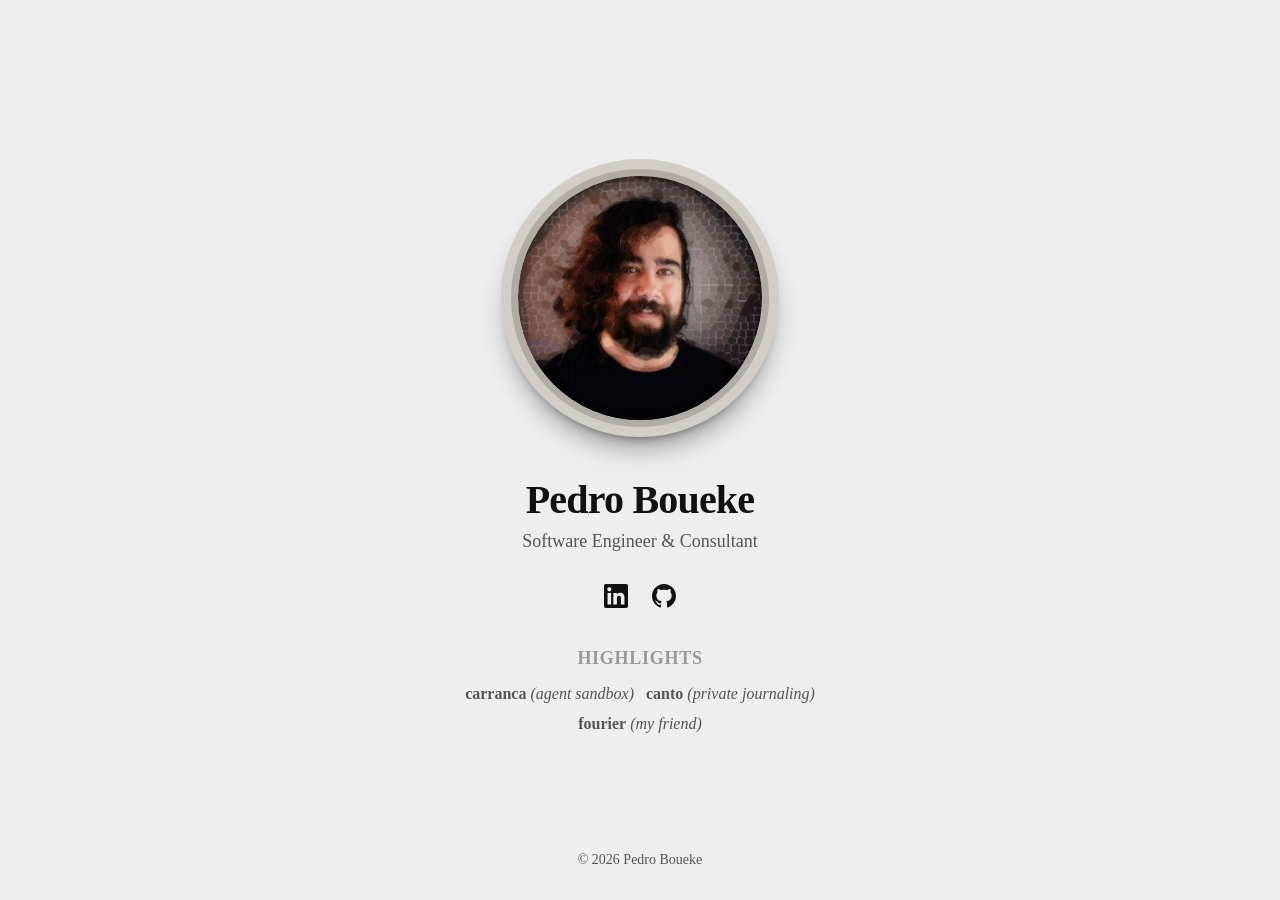
<file: index.html>
<!DOCTYPE html>
<html lang="en">
<head>
  <meta charset="UTF-8">
  <meta name="viewport" content="width=device-width, initial-scale=1.0">
  <title>Pedro Boueke</title>
  <meta name="description" content="Pedro Boueke — Software Engineer and Consultant with 10+ years of experience in banking, aeronautics, data broker, and ecommerce industries.">
  <meta name="keywords" content="software engineer, consultant, banking, aeronautics, data broker, ecommerce, Pedro Boueke">
  <meta name="author" content="Pedro Boueke">
  <meta property="og:title" content="Pedro Boueke — Software Engineer & Consultant">
  <meta property="og:description" content="Software Engineer and Consultant with 10+ years of experience in banking, aeronautics, data broker, and ecommerce industries.">
  <meta property="og:type" content="website">
  <meta property="og:site_name" content="Pedro Boueke">
  <meta name="robots" content="index,follow,max-snippet:-1,max-image-preview:large,max-video-preview:-1">
  <meta name="twitter:card" content="summary">
  <meta name="twitter:title" content="Pedro Boueke — Software Engineer & Consultant">
  <meta name="twitter:description" content="Software Engineer and Consultant with 10+ years of experience in banking, aeronautics, data broker, and ecommerce industries.">
  <script type="application/ld+json">
    {
      "@context": "https://schema.org",
      "@type": "Person",
      "name": "Pedro Boueke",
      "url": "https://pedro.boueke.com",
      "jobTitle": "Software Engineer and Consultant",
      "description": "Software Engineer and Consultant with 10+ years of experience in banking, aeronautics, data broker, and ecommerce industries.",
      "knowsAbout": ["Software Engineering", "Consulting", "Banking", "Aeronautics", "Data Broker", "Ecommerce"],
      "sameAs": [
        "https://github.com/pboueke",
        "https://www.linkedin.com/in/pedro-boueke"
      ]
    }
  </script>
  <meta name="theme-color" content="#ffffff">
  <link rel="icon" href="favicon.svg" type="image/svg+xml">
  <link rel="stylesheet" href="css/common.css">
  <link rel="stylesheet" href="css/home.css">
  <script src="js/common.js" defer></script>
  <script src="js/home.js" defer></script>
</head>
<body>
  <header>
    <div class="avatar-wrap">
      <svg class="avatar-arc-text" viewBox="0 -30 320 380" aria-hidden="true">
        <defs>
          <path id="arc" d="M 0,190 A 160,160 0 0 1 320,190" fill="none"/>
        </defs>
        <!--<text>
          <textPath href="#arc" startOffset="50%" text-anchor="middle">Seeing Through The Noise</textPath>
        </text>-->
      </svg>
      <div class="avatar" role="img" aria-label="Pedro Boueke">
        <img src="img/me.jpeg" alt="" class="avatar-photo">
        <div class="avatar-overlay" data-src="img/low_poly_me.svg"></div>
      </div>
    </div>
    <h1>Pedro Boueke</h1>
    <p class="tagline">Software Engineer & Consultant</p>
  </header>

  <main>
    <nav class="links" aria-label="Social links">
      <a href="https://www.linkedin.com/in/pboueke" aria-label="LinkedIn" class="icon-link">
        <svg xmlns="http://www.w3.org/2000/svg" width="24" height="24" viewBox="0 0 24 24" fill="currentColor" aria-hidden="true">
          <path d="M20.447 20.452h-3.554v-5.569c0-1.328-.027-3.037-1.852-3.037-1.853 0-2.136 1.445-2.136 2.939v5.667H9.351V9h3.414v1.561h.046c.477-.9 1.637-1.85 3.37-1.85 3.601 0 4.267 2.37 4.267 5.455v6.286zM5.337 7.433a2.062 2.062 0 0 1-2.063-2.065 2.064 2.064 0 1 1 2.063 2.065zm1.782 13.019H3.555V9h3.564v11.452zM22.225 0H1.771C.792 0 0 .774 0 1.729v20.542C0 23.227.792 24 1.771 24h20.451C23.2 24 24 23.227 24 22.271V1.729C24 .774 23.2 0 22.222 0h.003z"/>
        </svg>
      </a>
      <a href="https://github.com/pboueke" aria-label="GitHub" class="icon-link">
        <svg xmlns="http://www.w3.org/2000/svg" width="24" height="24" viewBox="0 0 24 24" fill="currentColor" aria-hidden="true">
          <path d="M12 0C5.37 0 0 5.37 0 12c0 5.31 3.435 9.795 8.205 11.385.6.105.825-.255.825-.57 0-.285-.015-1.23-.015-2.235-3.015.555-3.795-.735-4.035-1.41-.135-.345-.72-1.41-1.23-1.695-.42-.225-1.02-.78-.015-.795.945-.015 1.62.87 1.845 1.23 1.08 1.815 2.805 1.305 3.495.99.105-.78.42-1.305.765-1.605-2.67-.3-5.46-1.335-5.46-5.925 0-1.305.465-2.385 1.23-3.225-.12-.3-.54-1.53.12-3.18 0 0 1.005-.315 3.3 1.23.96-.27 1.98-.405 3-.405s2.04.135 3 .405c2.295-1.56 3.3-1.23 3.3-1.23.66 1.65.24 2.88.12 3.18.765.84 1.23 1.905 1.23 3.225 0 4.605-2.805 5.625-5.475 5.925.435.375.81 1.095.81 2.22 0 1.605-.015 2.895-.015 3.3 0 .315.225.69.825.57A12.02 12.02 0 0 0 24 12c0-6.63-5.37-12-12-12z"/>
        </svg>
      </a>
    </nav>

    <section class="highlights">
      <h2>Highlights</h2>
      <ul class="highlight-list">
        <li><a href="https://pboueke.github.io/carranca/"><strong>carranca</strong> <span class="highlight-desc">(agent sandbox)</span></a></li>
        <li><a href="https://github.com/pboueke/canto"><strong>canto</strong> <span class="highlight-desc">(private journaling)</span></a></li>
        <li><a href="https://pedro.boueke.com/fourier"><strong>fourier</strong> <span class="highlight-desc">(my friend)</span></a></li>
      </ul>
    </section>
  </main>

  <footer>
    <p>&copy; 2026 Pedro Boueke</p>
  </footer>
</body>
</html>
</file>
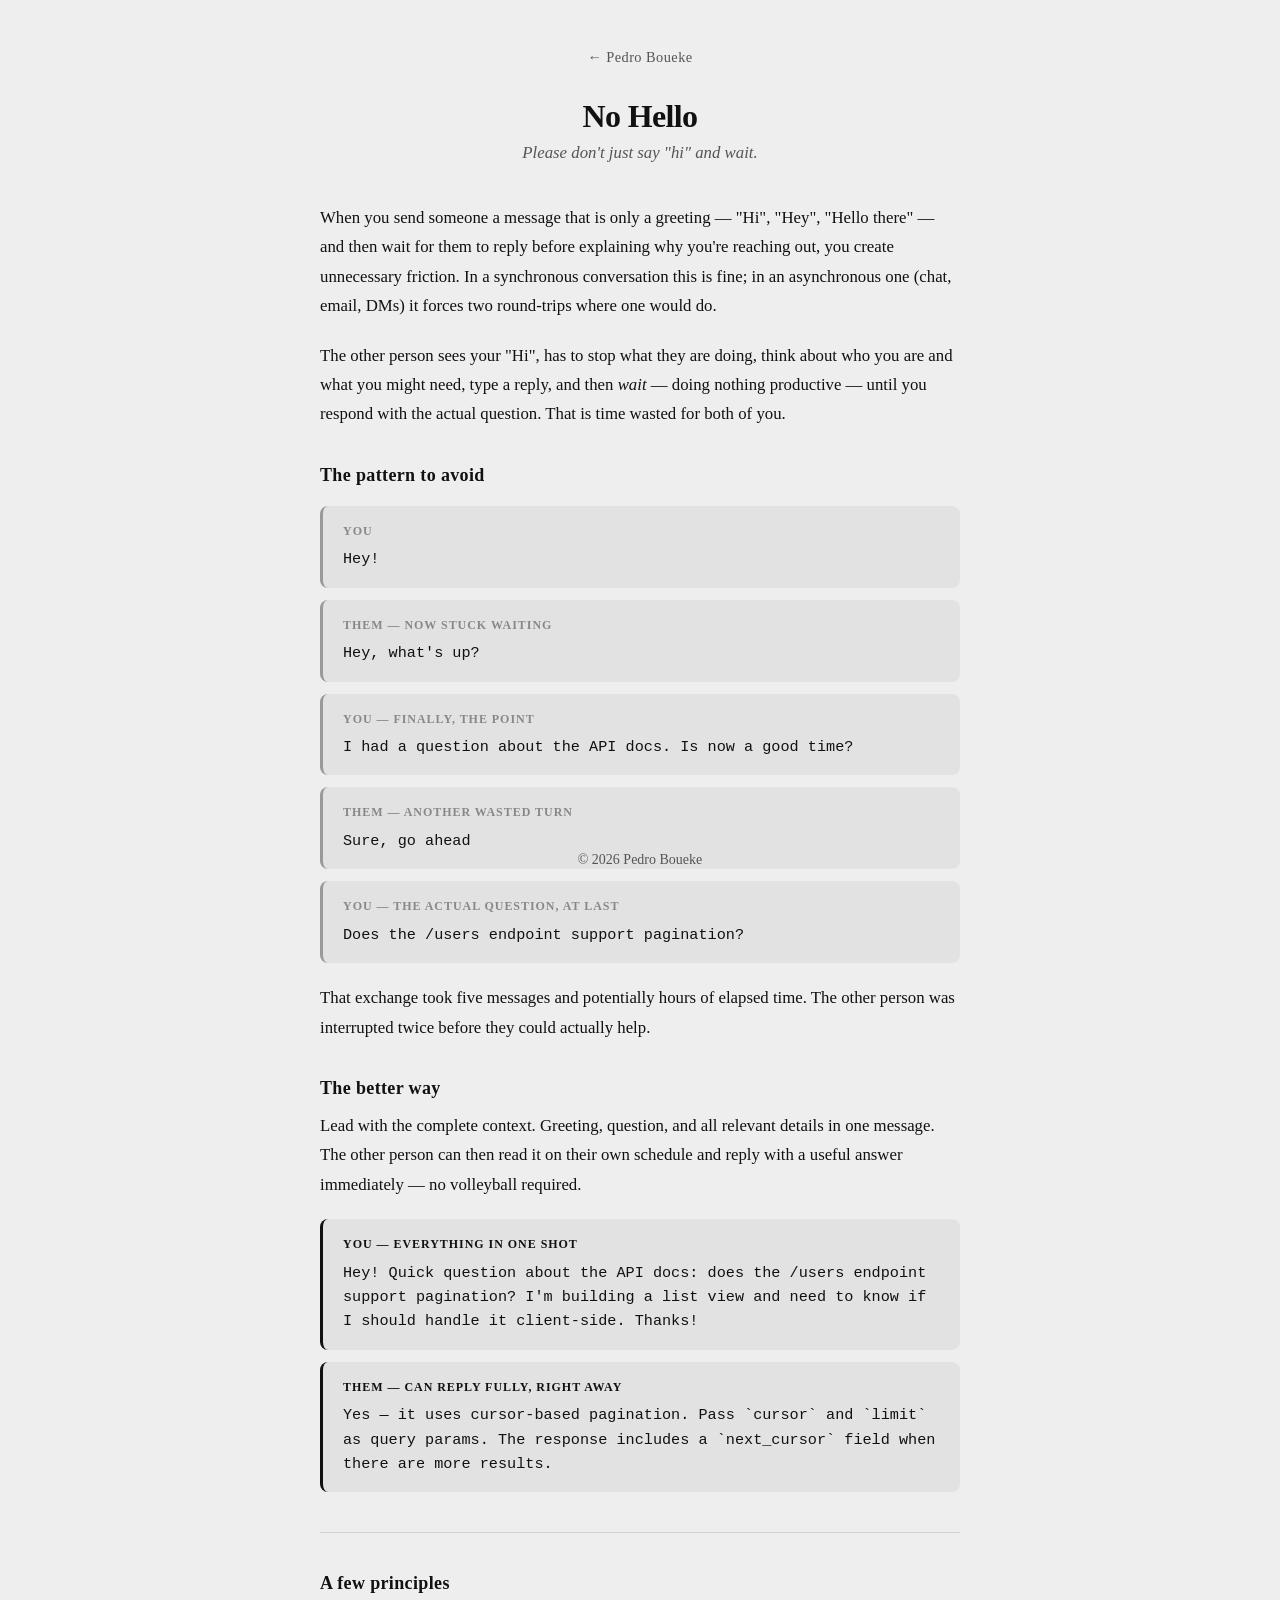
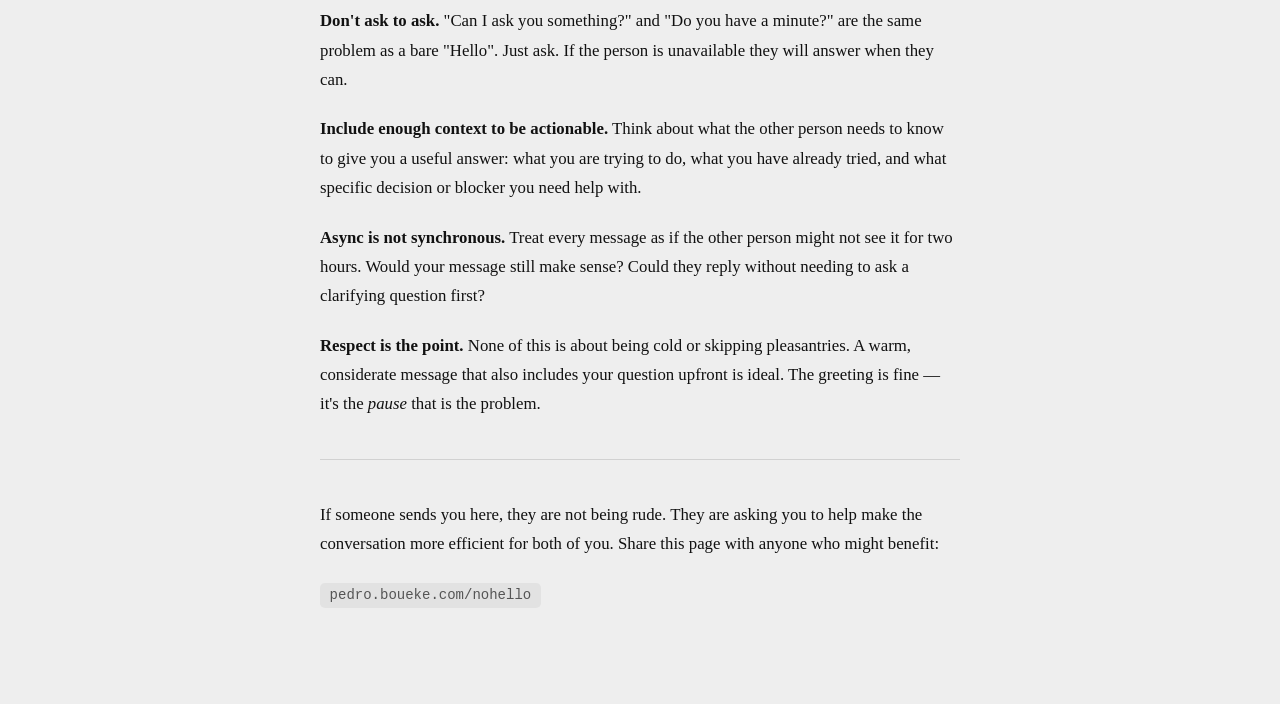
<file: nohello.html>
<!DOCTYPE html>
<html lang="en">
<head>
  <meta charset="UTF-8">
  <meta name="viewport" content="width=device-width, initial-scale=1.0">
  <title>No Hello — Pedro Boueke</title>
  <meta name="description" content="How to write async messages that respect everyone's time.">
  <meta property="og:title" content="No Hello">
  <meta property="og:description" content="How to write async messages that respect everyone's time.">
  <meta property="og:type" content="website">
  <meta name="theme-color" content="#ffffff">
  <link rel="icon" href="favicon.svg" type="image/svg+xml">
  <link rel="stylesheet" href="css/common.css">
  <link rel="stylesheet" href="css/nohello.css">
  <script src="js/common.js" defer></script>
</head>
<body>
  <header>
    <a href="/" class="back-link">← Pedro Boueke</a>
    <h1>No Hello</h1>
    <p class="subtitle">Please don't just say "hi" and wait.</p>
  </header>

  <main>
    <p>
      When you send someone a message that is only a greeting — "Hi", "Hey", "Hello there" — and then wait for them to reply before explaining why you're reaching out, you create unnecessary friction. In a synchronous conversation this is fine; in an asynchronous one (chat, email, DMs) it forces two round-trips where one would do.
    </p>

    <p>
      The other person sees your "Hi", has to stop what they are doing, think about who you are and what you might need, type a reply, and then <em>wait</em> — doing nothing productive — until you respond with the actual question. That is time wasted for both of you.
    </p>

    <h2>The pattern to avoid</h2>

    <div class="example-pair">
      <div class="example bad">
        <div class="label">You</div>
        <div class="msg">Hey!</div>
      </div>
      <div class="example bad">
        <div class="label">Them — now stuck waiting</div>
        <div class="msg">Hey, what's up?</div>
      </div>
      <div class="example bad">
        <div class="label">You — finally, the point</div>
        <div class="msg">I had a question about the API docs. Is now a good time?</div>
      </div>
      <div class="example bad">
        <div class="label">Them — another wasted turn</div>
        <div class="msg">Sure, go ahead</div>
      </div>
      <div class="example bad">
        <div class="label">You — the actual question, at last</div>
        <div class="msg">Does the /users endpoint support pagination?</div>
      </div>
    </div>

    <p>
      That exchange took five messages and potentially hours of elapsed time. The other person was interrupted twice before they could actually help.
    </p>

    <h2>The better way</h2>

    <p>
      Lead with the complete context. Greeting, question, and all relevant details in one message. The other person can then read it on their own schedule and reply with a useful answer immediately — no volleyball required.
    </p>

    <div class="example-pair">
      <div class="example good">
        <div class="label">You — everything in one shot</div>
        <div class="msg">Hey! Quick question about the API docs: does the /users endpoint support pagination? I'm building a list view and need to know if I should handle it client-side. Thanks!</div>
      </div>
      <div class="example good">
        <div class="label">Them — can reply fully, right away</div>
        <div class="msg">Yes — it uses cursor-based pagination. Pass `cursor` and `limit` as query params. The response includes a `next_cursor` field when there are more results.</div>
      </div>
    </div>

    <hr>

    <h2>A few principles</h2>

    <p>
      <strong>Don't ask to ask.</strong> "Can I ask you something?" and "Do you have a minute?" are the same problem as a bare "Hello". Just ask. If the person is unavailable they will answer when they can.
    </p>

    <p>
      <strong>Include enough context to be actionable.</strong> Think about what the other person needs to know to give you a useful answer: what you are trying to do, what you have already tried, and what specific decision or blocker you need help with.
    </p>

    <p>
      <strong>Async is not synchronous.</strong> Treat every message as if the other person might not see it for two hours. Would your message still make sense? Could they reply without needing to ask a clarifying question first?
    </p>

    <p>
      <strong>Respect is the point.</strong> None of this is about being cold or skipping pleasantries. A warm, considerate message that also includes your question upfront is ideal. The greeting is fine — it's the <em>pause</em> that is the problem.
    </p>

    <hr>

    <p>
      If someone sends you here, they are not being rude. They are asking you to help make the conversation more efficient for both of you. Share this page with anyone who might benefit:
    </p>
    <span class="share-url">pedro.boueke.com/nohello</span>
  </main>

  <footer>
    <p>&copy; 2026 Pedro Boueke</p>
  </footer>
</body>
</html>
</file>
<file: css/common.css>
:root {
  --color-bg: #eeeeee;
  --color-text: #111111;
  --color-text-muted: #555555;
  --color-link: #111111;
  --color-link-hover: #555555;
}


*,
*::before,
*::after {
  margin: 0;
  padding: 0;
  box-sizing: border-box;
}

body {
  font-family: "Iowan Old Style", "Palatino Linotype", Palatino, Georgia, "Times New Roman", serif;
  background-color: var(--color-bg);
  color: var(--color-text);
  min-height: 100dvh;
  display: flex;
  flex-direction: column;
  align-items: center;
  justify-content: center;
  text-align: center;
  padding: 2rem;
}

header {
  margin-bottom: 2rem;
}

h1 {
  font-size: 2.5rem;
  font-weight: 700;
  letter-spacing: -0.02em;
  margin-bottom: 0.5rem;
}

footer {
  position: absolute;
  bottom: 2rem;
  left: 0;
  right: 0;
  text-align: center;
  color: var(--color-text-muted);
  font-size: 0.875rem;
}
</file>
<file: css/home.css>
.avatar-wrap {
  position: relative;
  margin-bottom: 3rem;
}

.avatar-arc-text {
  position: absolute;
  left: 50%;
  top: 50%;
  transform: translate(-50%, -55%);
  width: 320px;
  height: 380px;
  pointer-events: none;
}

.avatar-arc-text text {
  font-family: "Iowan Old Style", "Palatino Linotype", Palatino, Georgia, serif;
  font-style: italic;
  font-size: 20px;
  fill: var(--color-text-muted);
  letter-spacing: 0.08em;
}

.avatar {
  position: relative;
  width: 260px;
  height: 260px;
  border-radius: 50%;
  overflow: hidden;
  cursor: none;
  border: 8px solid #b0aba3;
  outline: 10px solid #d2cec7;
  outline-offset: -1px;
  box-shadow:
    inset 0 4px 5px rgba(255, 255, 255, 0.3),
    inset 0 -4px 5px rgba(0, 0, 0, 0.35),
    0 8px 10px rgba(0, 0, 0, 0.55),
    0 18px 28px rgba(0, 0, 0, 0.4);
}

.avatar::after {
  content: "";
  position: absolute;
  inset: 0;
  border-radius: 50%;
  box-shadow: inset 0 4px 12px rgba(0, 0, 0, 0.45),
              inset 0 -2px 6px rgba(0, 0, 0, 0.15);
  pointer-events: none;
  z-index: 2;
}

.avatar-photo {
  display: block;
  width: 100%;
  height: 100%;
  object-fit: cover;
  transform: scale(1.2);
  object-position: -5px 0
}

.avatar-overlay {
  position: absolute;
  inset: 0;
  transform: scale(1.2);
  display: none;
}

.avatar-overlay.active {
  display: block;
}

.avatar-overlay svg {
  display: block;
  width: 100%;
  height: 100%;
}

.tagline {
  color: var(--color-text-muted);
  font-size: 1.125rem;
}

.links {
  display: flex;
  gap: 1.5rem;
  justify-content: center;
}

.icon-link {
  color: var(--color-link);
  transition: color 0.2s ease;
}

.icon-link:hover {
  color: var(--color-link-hover);
}

.icon-link svg {
  display: block;
}

.highlights {
  margin-top: 2.5rem;
  width: 100%;
  max-width: 420px;
}

.highlights h2 {
  font-size: 1.125rem;
  font-weight: 600;
  letter-spacing: 0.04em;
  text-transform: uppercase;;
  color: #999;
  margin-bottom: 1rem;
}

.highlight-list {
  list-style: none;
  display: flex;
  flex-wrap: wrap;
  gap: 0.75rem;
  justify-content: center;
}

.highlight-list li {
  color: #555;
}

.highlight-list a {
  color: #555;
  text-decoration: none;
  font-weight: 500;
}

@keyframes rainbow {
  0% { color: #ff0000; }
  16% { color: #ff8800; }
  33% { color: #ffff00; }
  50% { color: #00cc00; }
  66% { color: #0088ff; }
  83% { color: #8800ff; }
  100% { color: #ff0000; }
}

.highlight-list a:hover {
  text-decoration: underline;
  animation: rainbow 1.5s linear infinite;
}

.highlight-desc {
  font-style: italic;
  color: #555;
}
</file>
<file: css/nohello.css>
body {
  justify-content: flex-start;
  text-align: left;
  padding: 3rem 2rem 6rem;
}

header {
  width: 100%;
  max-width: 640px;
  margin-bottom: 2.5rem;
  text-align: center;
}

header h1 {
  font-size: 2rem;
}

.back-link {
  display: inline-block;
  margin-bottom: 2rem;
  color: var(--color-text-muted);
  text-decoration: none;
  font-size: 0.9rem;
  letter-spacing: 0.03em;
  transition: color 0.2s ease;
}

.back-link:hover {
  color: var(--color-text);
}

.subtitle {
  color: var(--color-text-muted);
  font-size: 1.05rem;
  font-style: italic;
  margin-top: 0.4rem;
}

main {
  width: 100%;
  max-width: 640px;
}

main p {
  font-size: 1.05rem;
  line-height: 1.75;
  margin-bottom: 1.25rem;
  color: var(--color-text);
}

main h2 {
  font-size: 1.125rem;
  font-weight: 700;
  letter-spacing: 0.02em;
  margin: 2.25rem 0 0.75rem;
}

.example-pair {
  display: flex;
  flex-direction: column;
  gap: 0.75rem;
  margin: 1.25rem 0;
}

.example {
  border-radius: 0.5rem;
  padding: 1rem 1.25rem;
  font-size: 0.95rem;
  line-height: 1.6;
}

.example.bad {
  background-color: rgba(0, 0, 0, 0.05);
  border-left: 3px solid #999;
}

.example.good {
  background-color: rgba(0, 0, 0, 0.05);
  border-left: 3px solid var(--color-text);
}

.example .label {
  font-size: 0.75rem;
  font-weight: 700;
  letter-spacing: 0.08em;
  text-transform: uppercase;
  color: var(--color-text-muted);
  margin-bottom: 0.4rem;
}

.example .msg {
  font-family: ui-monospace, "Cascadia Code", "Source Code Pro", Menlo, Consolas, monospace;
  white-space: pre-wrap;
}

.example.bad .label { color: #888; }
.example.good .label { color: var(--color-text); }

hr {
  border: none;
  border-top: 1px solid rgba(0,0,0,0.12);
  margin: 2.5rem 0;
}

.share-url {
  display: inline-block;
  margin-top: 0.25rem;
  font-family: ui-monospace, "Cascadia Code", "Source Code Pro", Menlo, Consolas, monospace;
  font-size: 0.875rem;
  color: var(--color-text-muted);
  background: rgba(0,0,0,0.05);
  padding: 0.3rem 0.6rem;
  border-radius: 0.3rem;
  user-select: all;
}
</file>
